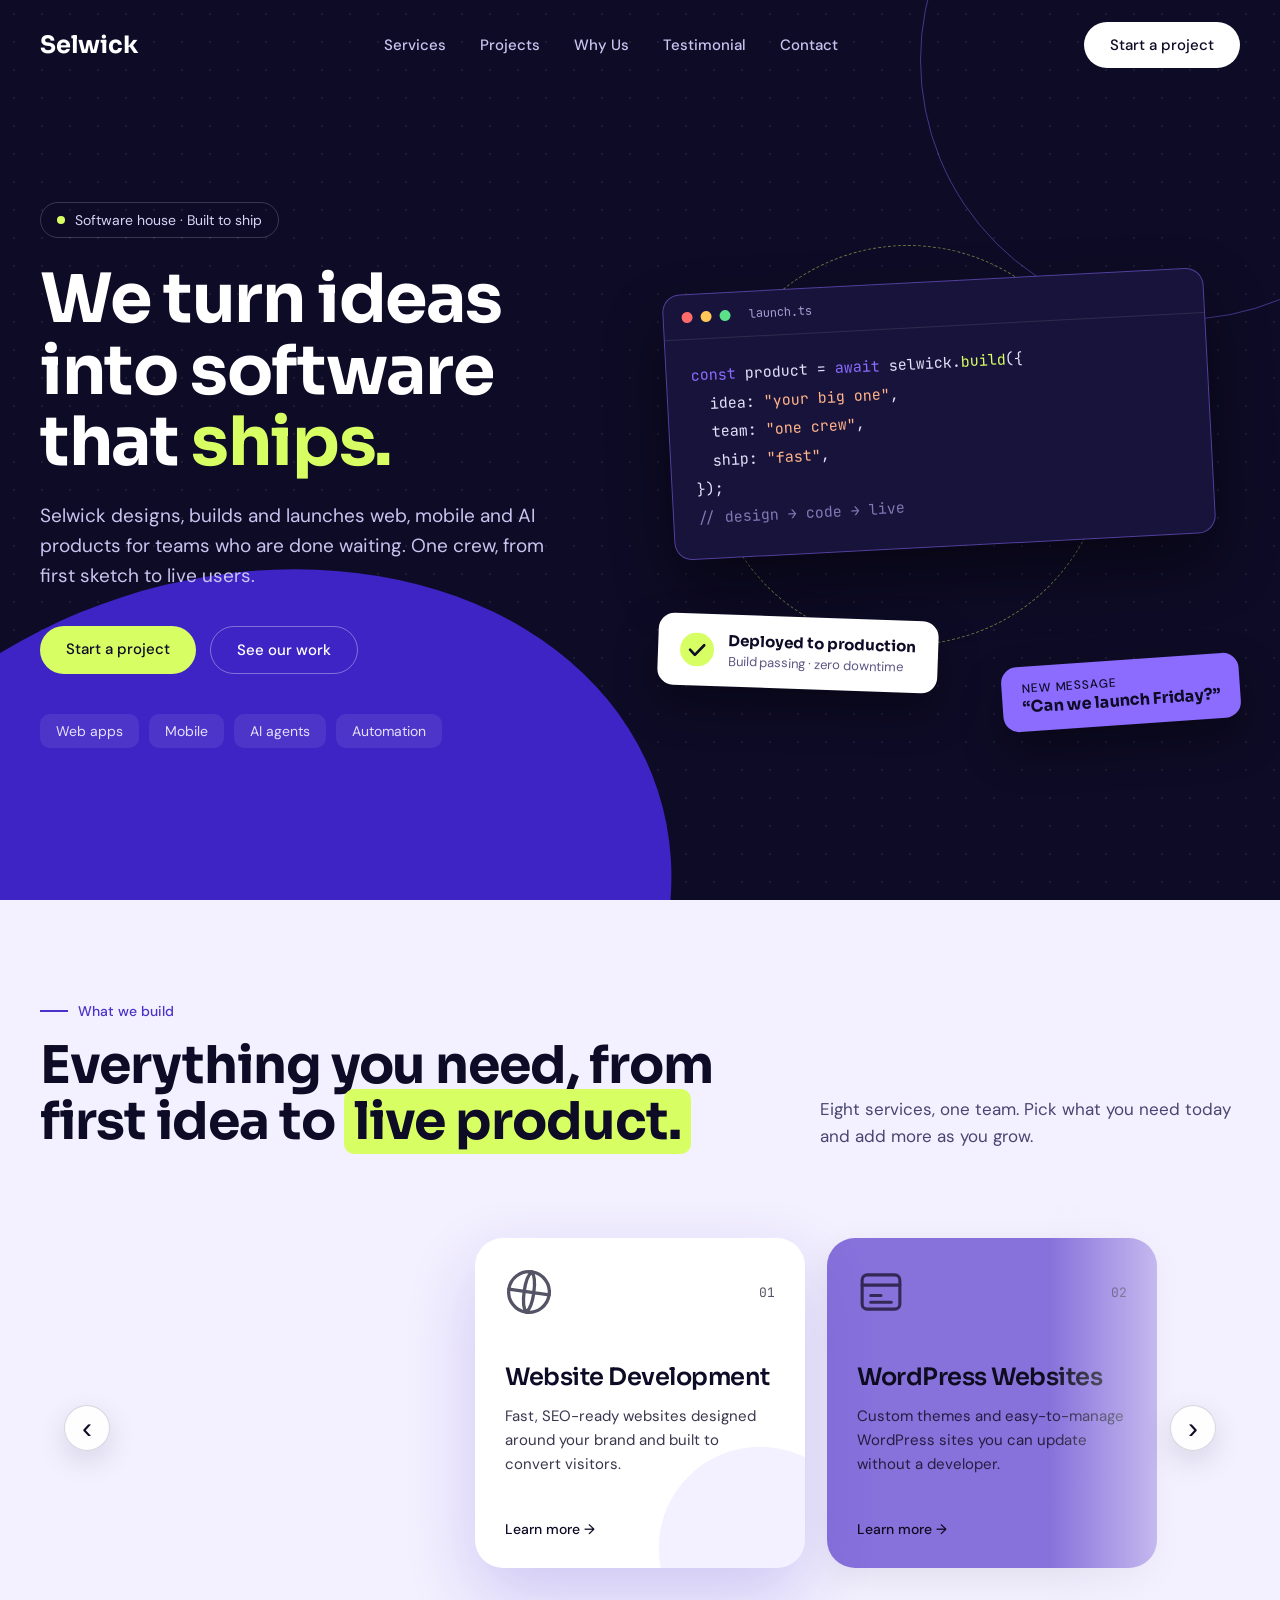
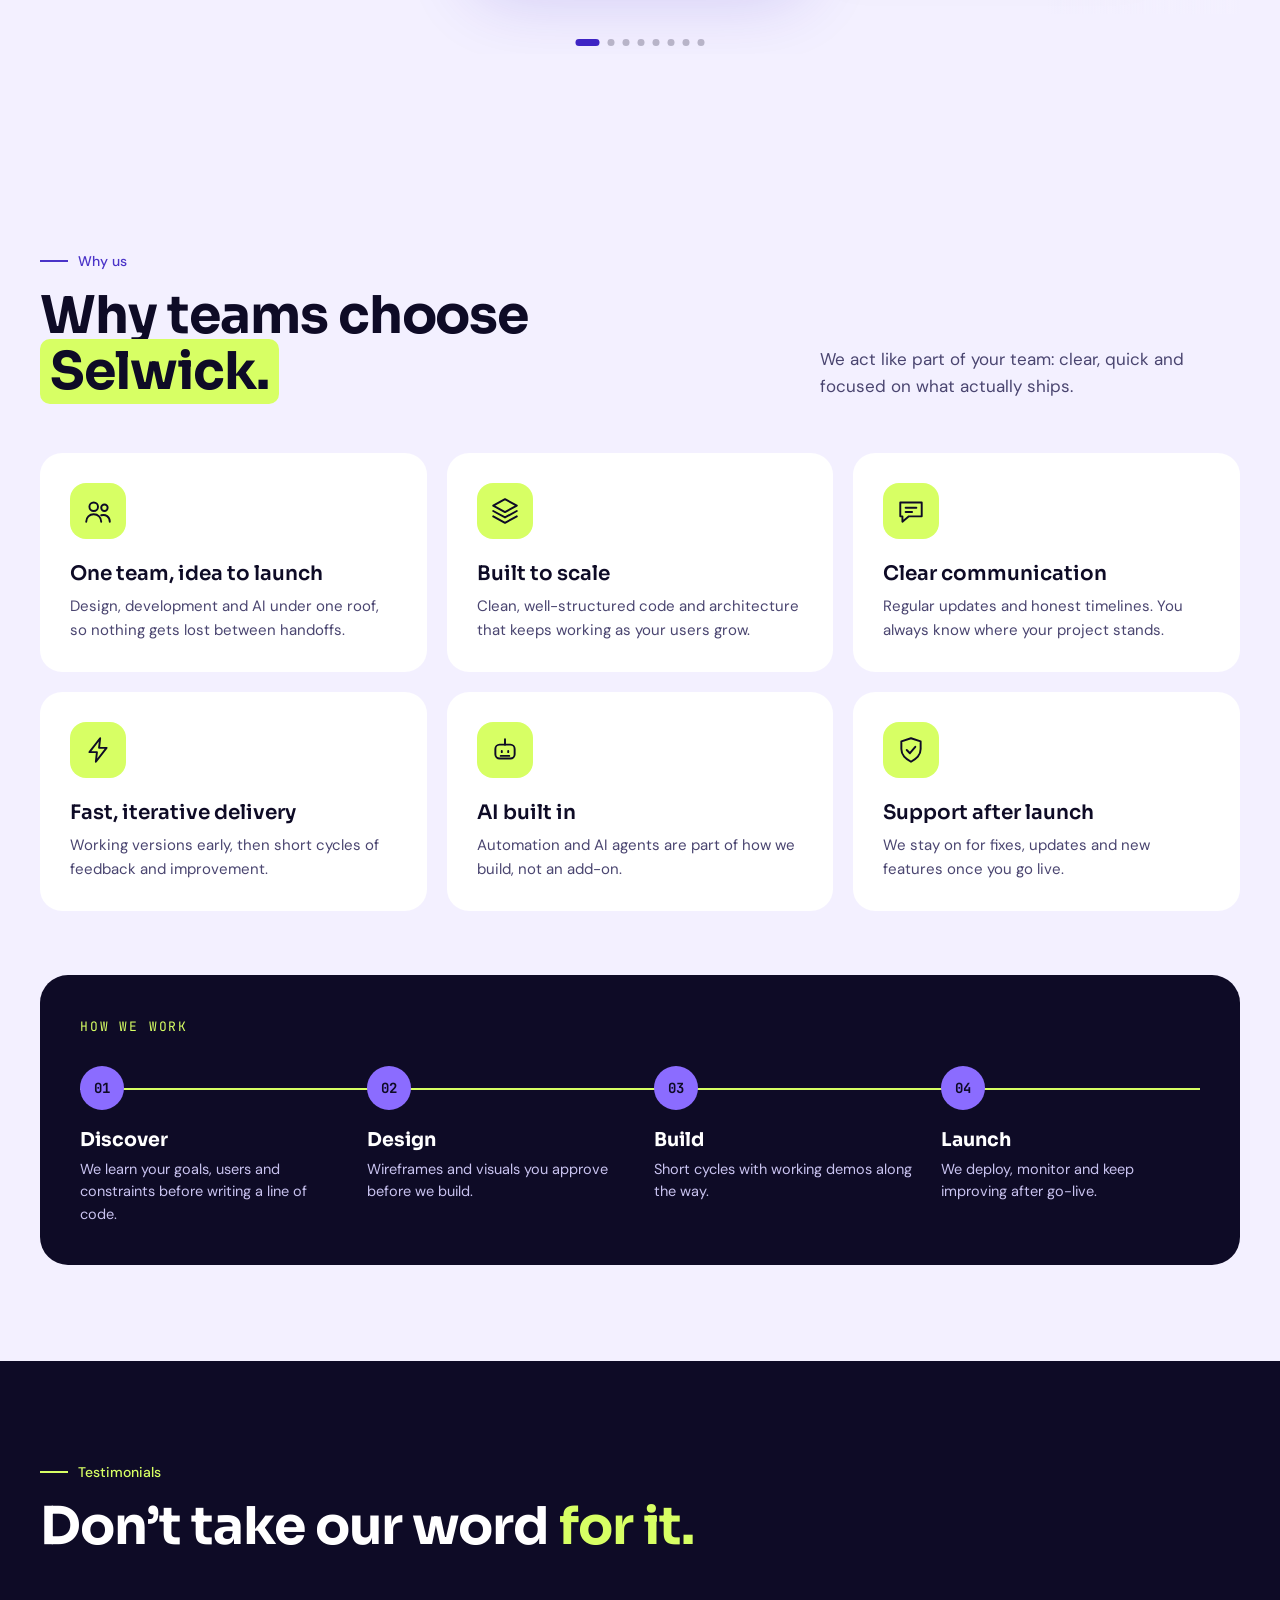
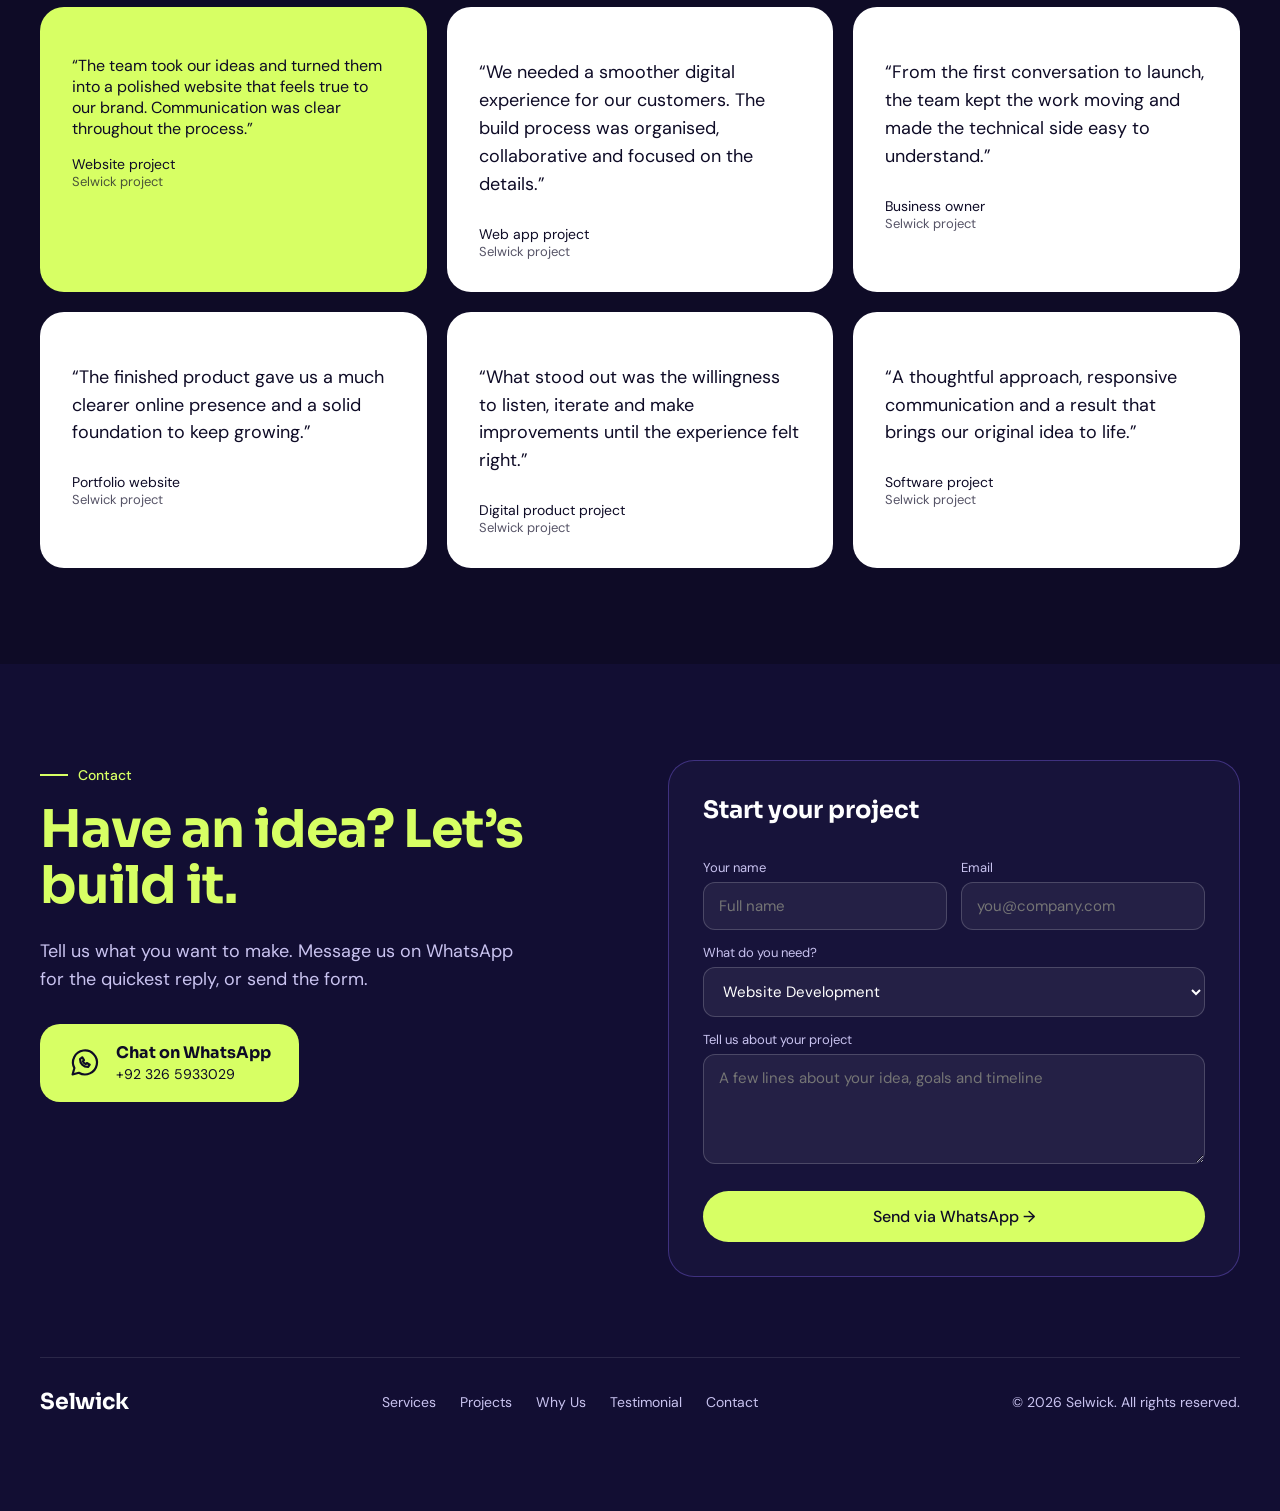
<file: index.html>
<!doctype html>
<html lang="en">
<head>
<meta charset="utf-8">
<meta name="viewport" content="width=device-width, initial-scale=1, viewport-fit=cover">
<title>Selwick – Software House</title>
<link rel="stylesheet" href="https://fonts.googleapis.com/css2?family=Sora:wght@500;600;700&family=DM+Sans:wght@400;500&family=JetBrains+Mono:wght@400;500&display=swap">
<link rel="stylesheet" href="style.css">
</head>
<body>
<div id="bar"></div>
<header id="hd"><div class="nav">
<a href="#top" class="brand">Selwick</a>
<nav class="m" id="nv"><a href="#services">Services</a><a href="projects.html">Projects</a><a href="#why-us">Why Us</a><a href="#testimonials">Testimonial</a><a href="#contact">Contact</a></nav>
<a href="#contact" class="btn b-w">Start a project</a>
<button class="burger" id="bg" aria-label="Menu">☰</button>
</div></header>

<main id="top">
<div class="hero"><div class="blob"></div><div class="ring"></div>
<div class="wrap hg">
<div>
<div class="pill rv"><span class="dot"></span>Software house · Built to ship</div>
<h1><span class="wd"><span style="--d:.1s">We turn ideas</span></span> <span class="wd"><span style="--d:.2s">into software</span></span> <span class="wd"><span style="--d:.3s">that <em>ships.</em></span></span></h1>
<p class="lead rv" style="--d:.45s">Selwick designs, builds and launches web, mobile and AI products for teams who are done waiting. One crew, from first sketch to live users.</p>
<div class="cta rv" style="--d:.6s"><a href="#contact" class="btn b-l">Start a project</a><a href="projects.html" class="btn b-o">See our work</a></div>
<div class="tags rv" style="--d:.75s"><span>Web apps</span><span>Mobile</span><span>AI agents</span><span>Automation</span></div>
</div>
<div class="vis rv r" style="--d:.3s">
<div class="orbit"></div>
<div class="code"><div class="tb"><i style="background:#FF6B6B"></i><i style="background:#FFC857"></i><i style="background:#5CE08A"></i><span style="margin-left:10px">launch.ts</span></div>
<pre><span class="v">const</span> product = <span class="v">await</span> selwick.<span class="l">build</span>({
  idea: <span class="o">"your big one"</span>,
  team: <span class="o">"one crew"</span>,
  ship: <span class="o">"fast"</span>,
});
<span class="g">// design → code → live</span></pre></div>
<div class="chip"><svg width="34" height="34" viewBox="0 0 34 34"><circle cx="17" cy="17" r="17" fill="#D7FF64"/><path d="M10 17.5l5 5 9-10" fill="none" stroke="#0E0B26" stroke-width="2.6" stroke-linecap="round" stroke-linejoin="round"/></svg><div><b>Deployed to production</b><small>Build passing · zero downtime</small></div></div>
<div class="msg"><small>NEW MESSAGE</small><b>“Can we launch Friday?”</b></div>
</div></div></div>

<section id="services" class="light"><div class="wrap">
<div class="sh"><div class="rv"><span class="eye">What we build</span><h2>Everything you need, from first idea to <mark>live product.</mark></h2></div><p class="rv" style="--d:.15s">Eight services, one team. Pick what you need today and add more as you grow.</p></div>
<div class="service-stage rv" id="serviceStage"><div class="service-track" id="sg"></div><button class="service-arrow prev" id="svcPrev" aria-label="Previous service">‹</button><button class="service-arrow next" id="svcNext" aria-label="Next service">›</button><div class="service-dots" id="svcDots"></div></div>
</div></section>



<section id="why-us" class="light"><div class="wrap">
<div class="sh"><div class="rv"><span class="eye">Why us</span><h2>Why teams choose <mark>Selwick.</mark></h2></div><p class="rv" style="--d:.15s">We act like part of your team: clear, quick and focused on what actually ships.</p></div>
<div class="wg" id="wg"></div>
<div class="how rv"><small>HOW WE WORK</small><div class="steps"><div class="line"><i></i></div>
<div class="st rv" style="--d:.2s"><b>01</b><h4>Discover</h4><p>We learn your goals, users and constraints before writing a line of code.</p></div>
<div class="st rv" style="--d:.5s"><b>02</b><h4>Design</h4><p>Wireframes and visuals you approve before we build.</p></div>
<div class="st rv" style="--d:.8s"><b>03</b><h4>Build</h4><p>Short cycles with working demos along the way.</p></div>
<div class="st rv" style="--d:1.1s"><b>04</b><h4>Launch</h4><p>We deploy, monitor and keep improving after go-live.</p></div>
</div></div>
</div></section>

<section id="testimonials" class="dark"><div class="wrap">
<div class="rv"><span class="eye">Testimonials</span><h2>Don’t take our word <em>for it.</em></h2></div>
<div class="tg"><div class="tc f rv l"><p>“The team took our ideas and turned them into a polished website that feels true to our brand. Communication was clear throughout the process.”</p><div class="who"><div>Website project<span>Selwick project</span></div></div></div><div class="tc rv" style="--d:0.15s"><p>“We needed a smoother digital experience for our customers. The build process was organised, collaborative and focused on the details.”</p><div class="who"><div>Web app project<span>Selwick project</span></div></div></div><div class="tc rv r" style="--d:0.3s"><p>“From the first conversation to launch, the team kept the work moving and made the technical side easy to understand.”</p><div class="who"><div>Business owner<span>Selwick project</span></div></div></div><div class="tc rv" style="--d:0.0s"><p>“The finished product gave us a much clearer online presence and a solid foundation to keep growing.”</p><div class="who"><div>Portfolio website<span>Selwick project</span></div></div></div><div class="tc rv" style="--d:0.15s"><p>“What stood out was the willingness to listen, iterate and make improvements until the experience felt right.”</p><div class="who"><div>Digital product project<span>Selwick project</span></div></div></div><div class="tc rv" style="--d:0.3s"><p>“A thoughtful approach, responsive communication and a result that brings our original idea to life.”</p><div class="who"><div>Software project<span>Selwick project</span></div></div></div></div></section>

<section id="contact" class="dark" style="background:#120E33"><div class="wrap">
<div class="cg">
<div class="rv l"><span class="eye">Contact</span><h2>Have an idea? <em>Let’s build it.</em></h2>
<p>Tell us what you want to make. Message us on WhatsApp for the quickest reply, or send the form.</p>
<a class="wa" href="https://wa.me/923265933029" target="_blank" rel="noopener"><svg viewBox="0 0 28 28"><path d="M4 24l1.6-5.6A10.5 10.5 0 1 1 9.5 22.5z"/><path d="M10.5 10.5c0 4 3 7 7 7l1.5-2-2.5-1.5-1 1c-1-.5-2-1.5-2.5-2.5l1-1L12.5 9z"/></svg><span><b>Chat on WhatsApp</b><small>+92 326 5933029</small></span></a></div>
<form id="cf" class="rv r" style="--d:.15s"><h3>Start your project</h3>
<div class="r2"><div><label for="n">Your name</label><input id="n" placeholder="Full name" required></div><div><label for="e">Email</label><input id="e" type="email" placeholder="you@company.com"></div></div>
<label for="s">What do you need?</label><select id="s"><option>Website Development</option><option>WordPress Websites</option><option>Web Apps</option><option>Desktop Apps</option><option>iOS &amp; Android Apps</option><option>AI Automation</option><option>AI Agents</option><option>UGC Ads</option></select>
<label for="m">Tell us about your project</label><textarea id="m" placeholder="A few lines about your idea, goals and timeline"></textarea>
<button type="submit">Send via WhatsApp →</button></form>
</div>
<footer><a href="#top" class="brand">Selwick</a><nav><a href="#services">Services</a><a href="projects.html">Projects</a><a href="#why-us">Why Us</a><a href="#testimonials">Testimonial</a><a href="#contact">Contact</a></nav><div>© 2026 Selwick. All rights reserved.</div></footer>
</div></section>
</main>

<script src="script.js"></script>
</body>
</html>
</file>
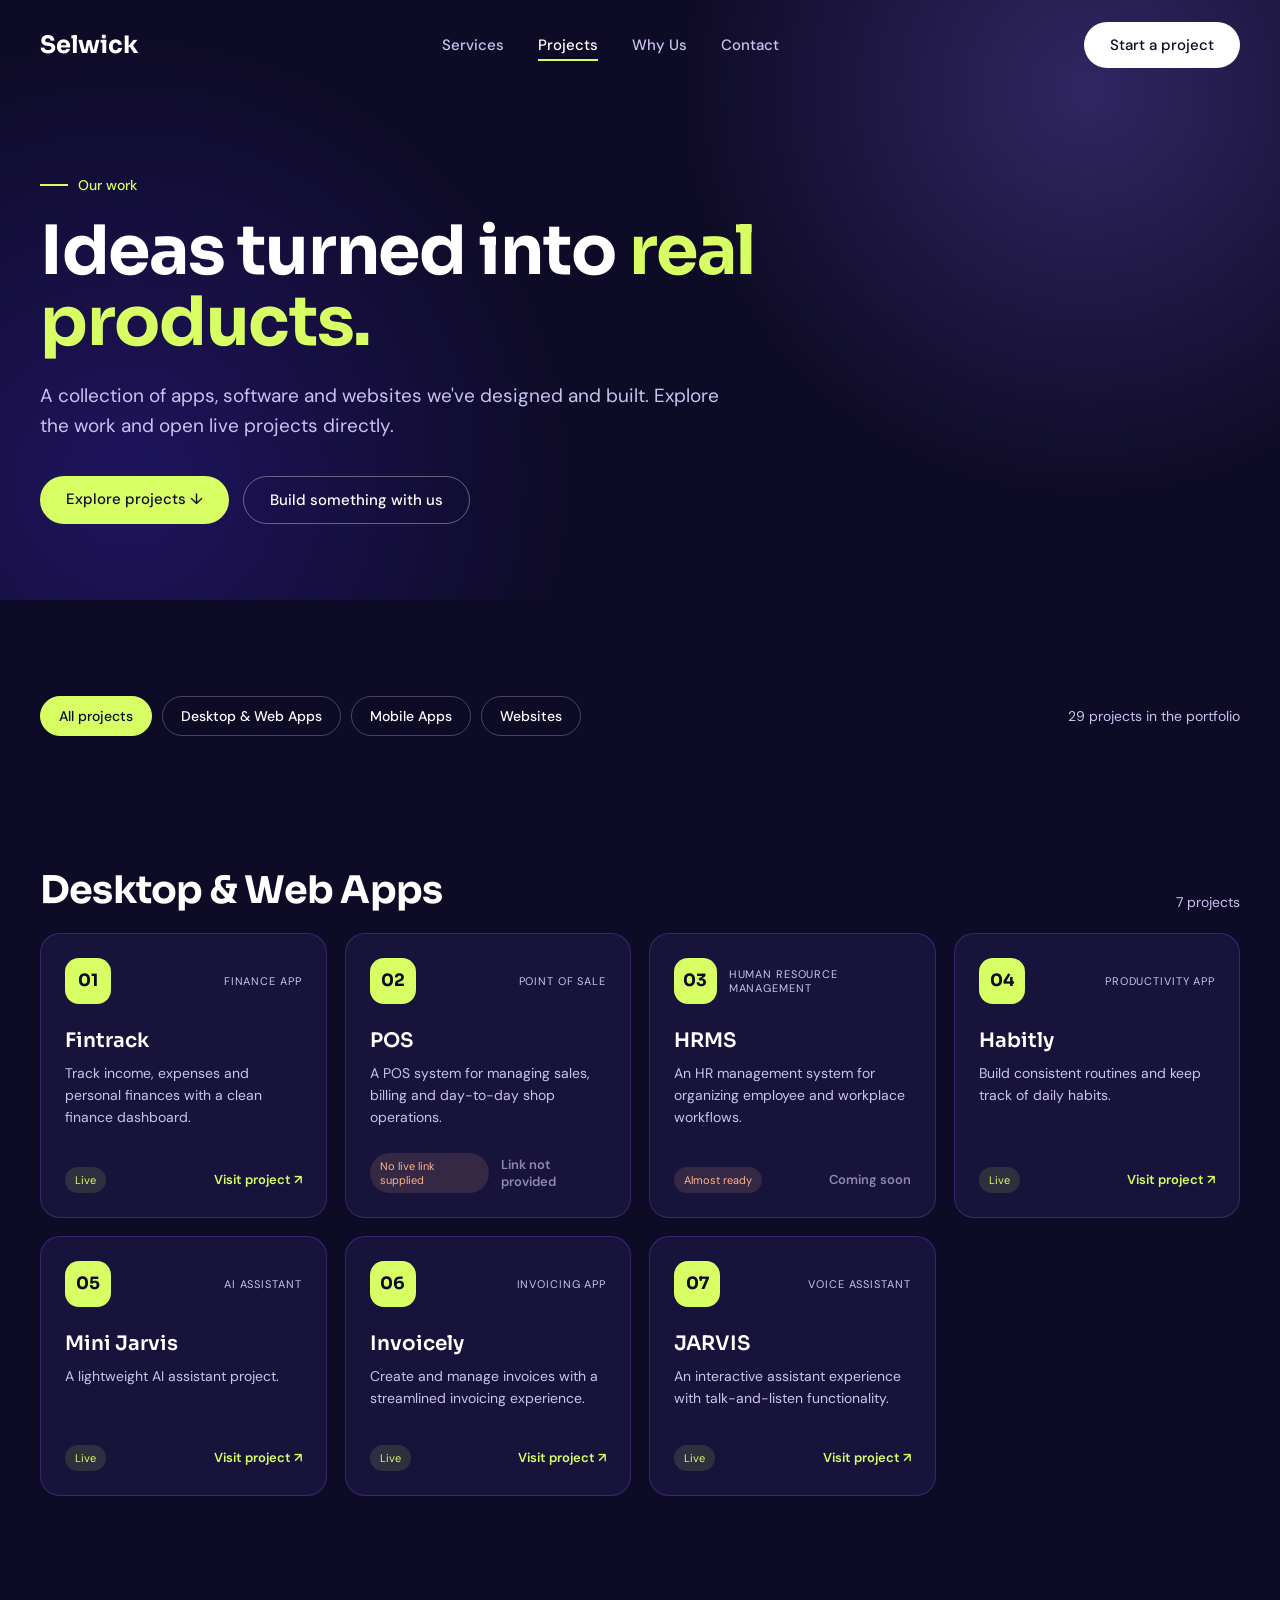
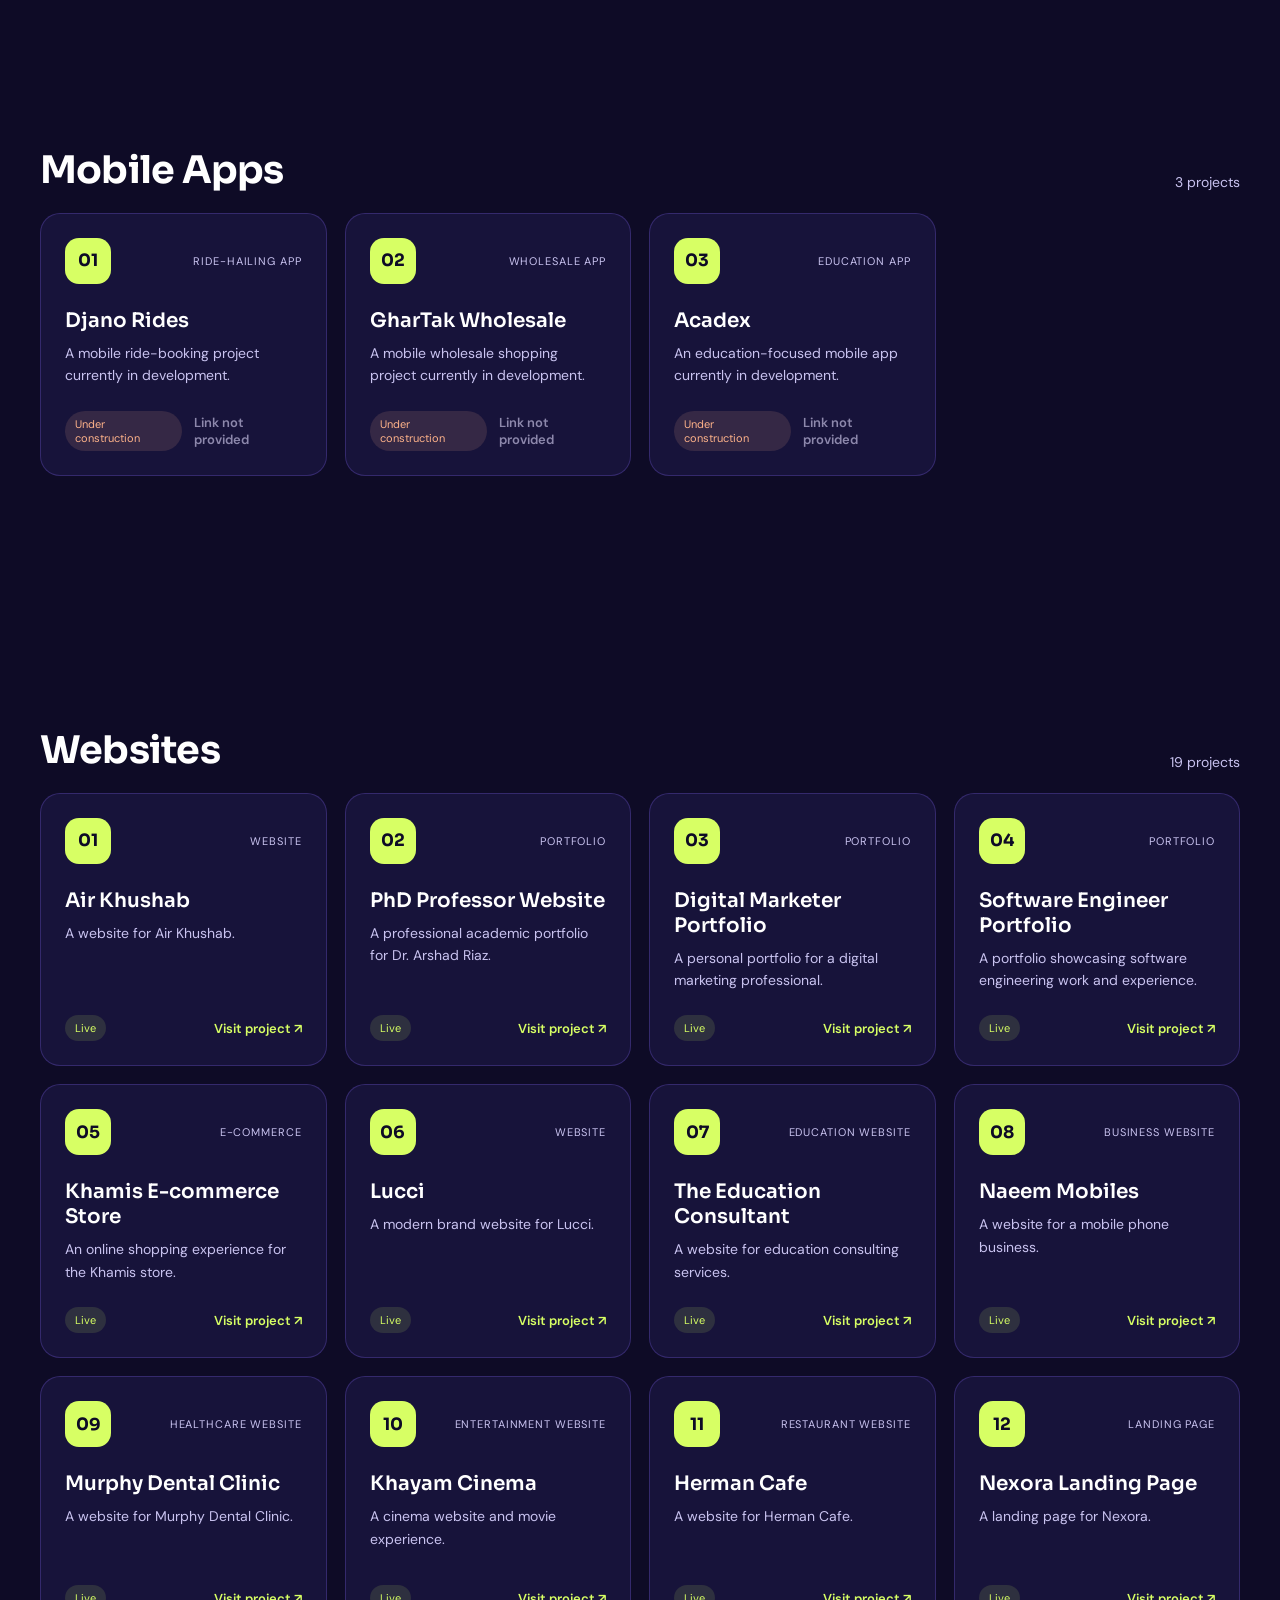
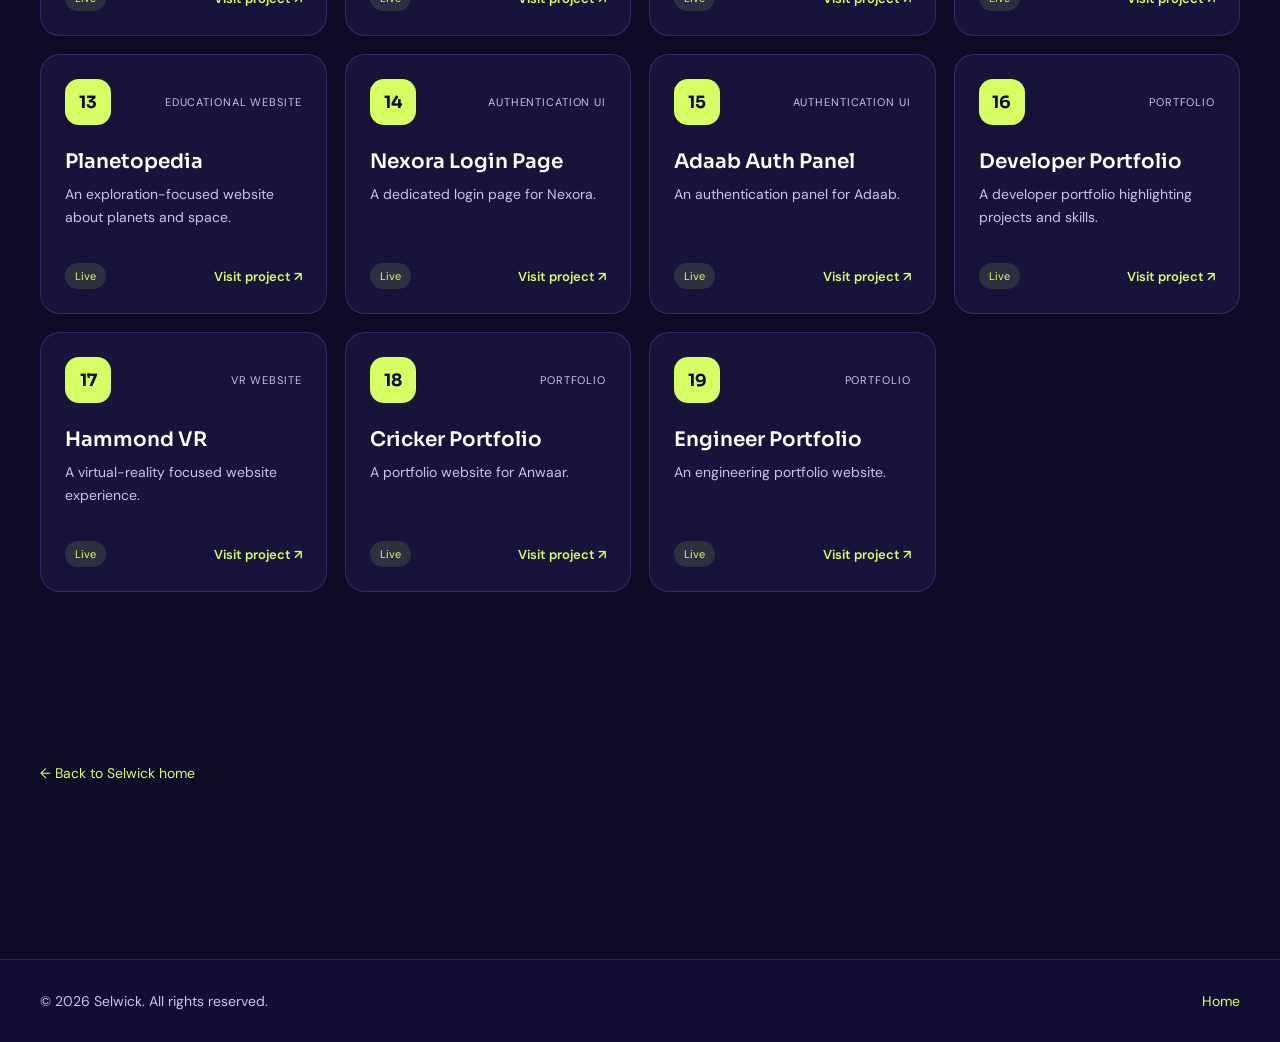
<file: projects.html>
<!doctype html>
<html lang="en">
<head>
<meta charset="utf-8">
<meta name="viewport" content="width=device-width, initial-scale=1, viewport-fit=cover">
<meta name="description" content="Explore Selwick's portfolio of web apps, desktop software, mobile apps and websites.">
<title>Our Projects – Selwick</title>
<link rel="stylesheet" href="https://fonts.googleapis.com/css2?family=Sora:wght@500;600;700&family=DM+Sans:wght@400;500&family=JetBrains+Mono:wght@400;500&display=swap">
<link rel="stylesheet" href="style.css">
</head>
<body>
<div id="bar"></div>
<header id="siteHeader"><div class="nav">
<a href="index.html#top" class="brand">Selwick</a>
<nav class="m project-nav"><a href="index.html#services">Services</a><a class="on" href="projects.html">Projects</a><a href="index.html#why-us">Why Us</a><a href="index.html#contact">Contact</a></nav>
<a href="index.html#contact" class="btn b-w">Start a project</a>
<button class="burger" id="menuToggle" aria-label="Menu">☰</button>
</div></header>
<main>
<section class="projects-hero"><div class="wrap">
<span class="eye" style="color:var(--lime)">Our work</span>
<h1>Ideas turned into <em>real products.</em></h1>
<p class="lead">A collection of apps, software and websites we've designed and built. Explore the work and open live projects directly.</p>
<div class="cta"><a href="#all-projects" class="btn b-l">Explore projects ↓</a><a href="index.html#contact" class="btn b-o">Build something with us</a></div>
</div></section>
<section class="project-page" id="all-projects"><div class="wrap">
<div class="project-toolbar"><div class="project-filters">
<button class="active" data-filter="all">All projects</button>
<button data-filter="apps">Desktop &amp; Web Apps</button>
<button data-filter="mobile">Mobile Apps</button>
<button data-filter="websites">Websites</button>
</div><div class="project-count"><span id="projectCount">29</span> projects in the portfolio</div></div>
<div id="projectGrid"></div>
<a class="back-home" href="index.html">← Back to Selwick home</a>
</div></section>
</main>
<footer style="background:#120E33;padding:32px 40px;color:#C9C3F0;text-align:center">© 2026 Selwick. All rights reserved. <a href="index.html" style="color:var(--lime)">Home</a></footer>
<script src="projects.js"></script>
</body></html>
</file>
<file: style.css>
:root{--ink:#0E0B26;--vio:#8B6CFF;--deep:#3E24C4;--lime:#D7FF64;--lt:#F3F0FF;--card:#fff;--txt:#0E0B26;--mut:#4A4570;--hd:'Sora',system-ui,sans-serif;--bd:'DM Sans',system-ui,sans-serif;--mn:'JetBrains Mono',monospace;box-sizing:border-box;padding-top:env(safe-area-inset-top,0px);padding-bottom:env(safe-area-inset-bottom,0px)}
@media (prefers-color-scheme:dark){:root:not([data-theme="light"]){--lt:#15112f;--card:#1d1842;--txt:#fff;--mut:#C9C3F0}}
:root[data-theme="dark"]{--lt:#15112f;--card:#1d1842;--txt:#fff;--mut:#C9C3F0}
*{box-sizing:border-box}html{scroll-behavior:smooth;scroll-padding-top:80px}
body{margin:0;background:var(--ink);font-family:var(--bd);color:#fff;overflow-x:hidden}
a{text-decoration:none;color:inherit}
.wrap{max-width:1280px;margin:0 auto;padding:0 40px}
#bar{position:fixed;top:0;left:0;height:3px;width:100%;background:var(--lime);transform-origin:0 50%;transform:scaleX(0);z-index:100}
/* nav */
header{position:fixed;top:0;left:0;right:0;z-index:50;padding-top:env(safe-area-inset-top,0px);transition:background .3s,backdrop-filter .3s,box-shadow .3s}
header.sc{background:rgba(14,11,38,.82);backdrop-filter:blur(14px);box-shadow:0 1px 0 rgba(255,255,255,.08)}
.nav{display:flex;align-items:center;justify-content:space-between;gap:20px;padding:22px 40px;max-width:1280px;margin:0 auto;transition:padding .3s}
header.sc .nav{padding:14px 40px}
.brand{font-family:var(--hd);font-weight:700;font-size:24px;letter-spacing:-.01em}
nav.m{display:flex;gap:34px;font-size:15px;font-weight:500}
nav.m a{color:#C9C3F0;position:relative;transition:color .2s}
nav.m a:hover,nav.m a.on{color:#fff}
nav.m a::after{content:"";position:absolute;left:0;bottom:-6px;height:2px;width:100%;background:var(--lime);transform:scaleX(0);transform-origin:left;transition:transform .3s}
nav.m a.on::after,nav.m a:hover::after{transform:scaleX(1)}
.btn{display:inline-block;padding:13px 26px;border-radius:999px;font-weight:500;font-size:15px;transition:transform .25s,box-shadow .25s,background .25s}
.btn:hover{transform:translateY(-3px)}
.b-w{background:#fff;color:var(--ink)}.b-l{background:var(--lime);color:var(--ink)}.b-o{border:1px solid rgba(255,255,255,.35)}
.b-l:hover{box-shadow:0 12px 30px rgba(215,255,100,.35)}
.burger{display:none;background:none;border:0;color:#fff;font-size:26px;cursor:pointer}
/* hero */
.hero{position:relative;overflow:hidden;min-height:100vh;display:flex;align-items:center;background-image:radial-gradient(rgba(255,255,255,.07) 1px,transparent 1px);background-size:28px 28px}
.blob{position:absolute;left:-220px;bottom:-380px;width:900px;height:700px;border-radius:50%;background:var(--deep);transform:translateY(calc(var(--sy,0)*-.15px)) rotate(-18deg)}
.ring{position:absolute;right:-160px;top:-200px;width:520px;height:520px;border-radius:50%;border:1px solid rgba(139,108,255,.45);transform:translateY(calc(var(--sy,0)*.25px))}
.hg{position:relative;display:flex;flex-wrap:wrap;align-items:center;gap:56px;padding-top:120px;padding-bottom:70px}
.hg>div{flex:1 1 460px}
.pill{display:inline-flex;align-items:center;gap:10px;padding:8px 16px;border-radius:999px;border:1px solid rgba(255,255,255,.18);font-size:14px;color:#D8D3F7}
.dot{width:8px;height:8px;border-radius:50%;background:var(--lime);animation:pulse 2s infinite}
@keyframes pulse{50%{box-shadow:0 0 0 8px rgba(215,255,100,0)}0%{box-shadow:0 0 0 0 rgba(215,255,100,.6)}}
h1{margin:26px 0 0;font-family:var(--hd);font-weight:700;font-size:clamp(40px,6vw,68px);line-height:1.05;letter-spacing:-.02em}
h1 em{font-style:normal;color:var(--lime)}
.lead{margin:22px 0 0;max-width:520px;font-size:19px;line-height:1.6;color:#C9C3F0}
.cta{margin-top:34px;display:flex;flex-wrap:wrap;gap:14px}
.tags{margin-top:40px;display:flex;flex-wrap:wrap;gap:10px}
.tags span{padding:8px 16px;border-radius:10px;background:rgba(255,255,255,.08);font-size:14px;color:#E4E0FA}
.vis{position:relative;height:500px;max-width:580px;transform:translateY(calc(var(--sy,0)*-.06px))}
.orbit{position:absolute;left:40px;top:20px;width:400px;height:400px;border-radius:50%;border:1px dashed rgba(215,255,100,.45);animation:spin 40s linear infinite}
@keyframes spin{to{transform:rotate(360deg)}}
.code{position:absolute;left:0;top:56px;right:30px;border-radius:18px;background:#17133A;border:1px solid rgba(139,108,255,.5);box-shadow:0 30px 60px rgba(0,0,0,.45);transform:rotate(-3deg);animation:fl 6s ease-in-out infinite}
@keyframes fl{50%{transform:rotate(-3deg) translateY(-12px)}}
.code .tb{display:flex;align-items:center;gap:8px;padding:14px 18px;border-bottom:1px solid rgba(255,255,255,.1);font-family:var(--mn);font-size:12px;color:#A59FD6}
.code .tb i{width:11px;height:11px;border-radius:50%}
.code pre{margin:0;padding:22px 24px 26px;font-family:var(--mn);font-size:15px;line-height:1.9;color:#E4E0FA}
.v{color:var(--vio)}.l{color:var(--lime)}.o{color:#FFB38A}.g{color:#7F78B5}
.chip{position:absolute;left:-10px;bottom:36px;display:flex;align-items:center;gap:14px;padding:16px 22px;border-radius:16px;background:#fff;color:var(--ink);box-shadow:0 20px 40px rgba(0,0,0,.35);transform:rotate(2deg);animation:fl2 5s ease-in-out infinite}
@keyframes fl2{50%{transform:rotate(2deg) translateY(10px)}}
.chip b{display:block;font-family:var(--hd);font-size:15px}.chip small{font-size:13px;color:#5B5683}
.msg{position:absolute;right:0;bottom:0;padding:14px 20px;border-radius:16px;background:var(--vio);color:var(--ink);box-shadow:0 20px 40px rgba(0,0,0,.35);transform:rotate(-4deg);animation:fl 7s ease-in-out infinite}
.msg small{display:block;font-size:12px;font-weight:500;letter-spacing:.08em}.msg b{font-family:var(--hd);font-size:16px}
/* sections */
section{padding:96px 0;position:relative;overflow:hidden}
.light{background:var(--lt);color:var(--txt)}
.dark{background:var(--ink);color:#fff}
.eye{display:inline-flex;align-items:center;gap:10px;font-size:14px;font-weight:500;color:#4A33C8}
.dark .eye{color:var(--lime)}
@media (prefers-color-scheme:dark){:root:not([data-theme="light"]) .light .eye{color:var(--lime)}}
.eye::before{content:"";width:28px;height:2px;background:currentColor}
h2{margin:18px 0 0;font-family:var(--hd);font-weight:700;font-size:clamp(32px,4.4vw,52px);line-height:1.08;letter-spacing:-.02em}
h2 mark{background:var(--lime);color:var(--ink);padding:0 10px;border-radius:10px}
.dark h2 em{font-style:normal;color:var(--lime)}
.sh{display:flex;flex-wrap:wrap;align-items:flex-end;justify-content:space-between;gap:24px 56px}
.sh>div{flex:1 1 520px}.sh p{flex:1 1 320px;max-width:420px;margin:0;font-size:17px;line-height:1.6;color:var(--mut)}
.dark .sh p{color:#C9C3F0}
.service-stage{margin-top:52px;position:relative;padding:18px 0 58px;overflow:hidden}
.service-stage::before,.service-stage::after{content:"";position:absolute;top:0;bottom:40px;width:16%;z-index:4;pointer-events:none}
.service-stage::before{left:0;background:linear-gradient(90deg,var(--lt),transparent)}
.service-stage::after{right:0;background:linear-gradient(270deg,var(--lt),transparent)}
.service-track{display:flex;align-items:stretch;gap:22px;width:max-content;transform:translateX(0);transition:transform .75s cubic-bezier(.22,.75,.18,1);padding:18px 0 28px;will-change:transform}
.sv{width:330px;min-width:330px;height:330px;padding:30px;border-radius:28px;display:flex;flex-direction:column;background:var(--card);color:var(--txt);position:relative;overflow:hidden;opacity:.48;transform:scale(.86) rotateY(8deg);filter:saturate(.72);transition:transform .75s cubic-bezier(.22,.75,.18,1),opacity .75s,filter .75s,box-shadow .75s;box-shadow:0 10px 35px rgba(14,11,38,.08);transform-origin:center}
.sv::after{content:"";position:absolute;inset:auto -30px -55px auto;width:150px;height:150px;border-radius:50%;background:rgba(139,108,255,.10);transition:transform .7s}
.sv.active{opacity:1;transform:scale(1) rotateY(0);filter:saturate(1);box-shadow:0 28px 70px rgba(62,36,196,.20);z-index:3}
.sv.active::after{transform:scale(1.35)}
.sv.p{background:var(--vio);color:var(--ink)}.sv.d{background:#0E0B26;color:#fff}.sv.y{background:var(--lime);color:var(--ink)}
.sv .t{display:flex;justify-content:space-between;align-items:center;font-family:var(--mn);font-size:13px;opacity:.7}
.sv svg{width:48px;height:48px;fill:none;stroke:currentColor;stroke-width:1.8;stroke-linecap:round;stroke-linejoin:round;transition:transform .6s}
.sv.active svg{transform:rotate(8deg) scale(1.08)}
.sv h3{margin:46px 0 12px;font-family:var(--hd);font-weight:600;font-size:24px;letter-spacing:-.02em}
.sv p{margin:0;font-size:15px;line-height:1.6;opacity:.82;max-width:280px}
.sv a{margin-top:auto;padding-top:22px;font-weight:500;font-size:14px;position:relative;z-index:2}
.service-arrow{position:absolute;top:50%;transform:translateY(-50%);width:46px;height:46px;border-radius:50%;border:1px solid rgba(14,11,38,.16);background:rgba(255,255,255,.88);backdrop-filter:blur(12px);color:var(--ink);font-size:30px;line-height:1;cursor:pointer;z-index:6;box-shadow:0 10px 30px rgba(14,11,38,.12);transition:transform .25s,background .25s}
.service-arrow:hover{transform:translateY(-50%) scale(1.08);background:#fff}
.service-arrow.prev{left:24px}.service-arrow.next{right:24px}
.service-dots{position:absolute;bottom:8px;left:50%;transform:translateX(-50%);display:flex;gap:8px;z-index:6}
.service-dots button{width:7px;height:7px;border:0;border-radius:99px;padding:0;background:rgba(14,11,38,.25);cursor:pointer;transition:width .3s,background .3s}
.service-dots button.on{width:24px;background:var(--deep)}
/* projects */
.fl{margin-top:36px;display:flex;flex-wrap:wrap;gap:10px}
.fl button{font:500 14px var(--bd);padding:10px 20px;border-radius:999px;border:1px solid rgba(255,255,255,.25);background:none;color:#fff;cursor:pointer;transition:.25s}
.fl button.on,.fl button:hover{background:var(--lime);color:var(--ink);border-color:var(--lime)}
.pg{margin-top:36px;display:grid;grid-template-columns:repeat(auto-fill,minmax(290px,1fr));gap:22px}
.pc{border-radius:20px;overflow:hidden;background:#17133A;border:1px solid rgba(139,108,255,.25);transition:transform .35s,border-color .35s,opacity .4s}
.pc:hover{transform:translateY(-8px);border-color:var(--vio)}
.pc.hide{display:none}
.th{height:170px;display:grid;place-items:center;background:var(--c);position:relative;overflow:hidden}
.th svg{width:62%;transition:transform .5s}.pc:hover .th svg{transform:scale(1.1)}
.pc div.bd{padding:22px}
.pc small{display:inline-block;padding:4px 12px;border-radius:999px;background:rgba(215,255,100,.14);color:var(--lime);font-size:12px;font-weight:500}
.pc h3{margin:14px 0 8px;font-family:var(--hd);font-size:20px;font-weight:600}
.pc p{margin:0;font-size:14.5px;line-height:1.55;color:#C9C3F0}
.pc a{display:inline-block;margin-top:16px;color:var(--lime);font-weight:500;font-size:14px}
/* why */
.wg{margin-top:52px;display:grid;grid-template-columns:repeat(auto-fit,minmax(300px,1fr));gap:20px}
.wc{padding:30px;border-radius:22px;background:var(--card);color:var(--txt);transition:transform .35s}
.wc:hover{transform:translateY(-6px)}
.ic{width:56px;height:56px;border-radius:16px;background:var(--lime);display:grid;place-items:center;color:var(--ink)}
.ic svg{width:30px;height:30px;fill:none;stroke:currentColor;stroke-width:1.8;stroke-linecap:round;stroke-linejoin:round}
.wc h3{margin:22px 0 8px;font-family:var(--hd);font-size:20px;font-weight:600}.wc p{margin:0;line-height:1.6;color:var(--mut);font-size:15px}
.how{margin-top:64px;padding:40px;border-radius:28px;background:var(--ink);color:#fff;position:relative}
.how>small{font-family:var(--mn);letter-spacing:.14em;color:var(--lime);font-size:13px}
.steps{margin-top:30px;display:grid;grid-template-columns:repeat(auto-fit,minmax(200px,1fr));gap:28px;position:relative}
.line{position:absolute;top:22px;left:0;height:2px;width:100%;background:rgba(255,255,255,.12)}
.line i{display:block;height:100%;width:100%;background:var(--lime);transform:scaleX(0);transform-origin:left;transition:transform 1.8s cubic-bezier(.2,.7,.2,1)}
.how.in .line i{transform:scaleX(1)}
.st{position:relative}.st b{display:grid;place-items:center;width:44px;height:44px;border-radius:50%;background:var(--vio);color:var(--ink);font-family:var(--mn);font-size:14px}
.st h4{margin:18px 0 6px;font-family:var(--hd);font-size:19px}.st p{margin:0;font-size:14.5px;line-height:1.55;color:#C9C3F0}
/* testimonials */
.tg{margin-top:52px;display:grid;grid-template-columns:repeat(3,minmax(0,1fr));gap:20px}
.tc{padding:32px;border-radius:24px;background:var(--card);color:var(--txt);transition:transform .35s}.tc:hover{transform:translateY(-6px)}
.tc.f{background:var(--lime);color:var(--ink)}
.tc svg{width:40px;fill:currentColor;opacity:.9}.tc:not(.f).tc p{margin:20px 0 26px;font-size:18px;line-height:1.55}
.who{display:flex;align-items:center;gap:12px;font-size:14px}.who i{width:42px;height:42px;border-radius:50%;background:var(--vio)}.who span{display:block;opacity:.7;font-size:13px}
@media(max-width:1100px){.tg{grid-template-columns:repeat(2,minmax(0,1fr))}}
/* contact */
.cg{display:grid;grid-template-columns:1fr 1fr;gap:56px;align-items:start}
.cg>div>p{margin:22px 0 0;font-size:18px;line-height:1.6;color:#C9C3F0;max-width:480px}
.wa{margin-top:30px;display:inline-flex;align-items:center;gap:16px;padding:18px 28px;border-radius:20px;background:var(--lime);color:var(--ink);transition:transform .25s,box-shadow .25s}
.wa:hover{transform:translateY(-4px);box-shadow:0 16px 36px rgba(215,255,100,.3)}
.wa svg{width:32px;height:32px;fill:none;stroke:currentColor;stroke-width:1.9;stroke-linecap:round;stroke-linejoin:round}
.wa b{display:block;font-family:var(--hd)}.wa small{font-size:14px}
form{padding:34px;border-radius:26px;background:#17133A;border:1px solid rgba(139,108,255,.35)}
form h3{margin:0 0 20px;font-family:var(--hd);font-size:24px}
.r2{display:grid;grid-template-columns:1fr 1fr;gap:14px}
label{display:block;margin:14px 0 6px;font-size:13px;color:#C9C3F0}
input,select,textarea{width:100%;padding:13px 15px;border-radius:12px;border:1px solid rgba(255,255,255,.18);background:rgba(255,255,255,.06);color:#fff;font:15px var(--bd);outline:none;transition:border-color .2s}
input:focus,select:focus,textarea:focus{border-color:var(--lime)}
select option{color:#0E0B26}textarea{min-height:110px;resize:vertical}
form button{margin-top:22px;width:100%;padding:15px;border:0;border-radius:999px;background:var(--lime);color:var(--ink);font:500 16px var(--bd);cursor:pointer;transition:transform .25s}
form button:hover{transform:translateY(-3px)}
footer{border-top:1px solid rgba(255,255,255,.1);margin-top:80px;padding-top:30px;display:flex;flex-wrap:wrap;gap:20px 40px;align-items:center;justify-content:space-between;color:#C9C3F0;font-size:14px}
footer .brand{color:#fff;font-size:22px}footer nav{display:flex;flex-wrap:wrap;gap:24px}footer a:hover{color:#fff}
/* scroll animations */
.rv{opacity:0;transform:translateY(46px);transition:opacity .9s cubic-bezier(.2,.7,.2,1),transform .9s cubic-bezier(.2,.7,.2,1);transition-delay:var(--d,0s)}
.rv.l{transform:translateX(-60px)}.rv.r{transform:translateX(60px)}.rv.s{transform:scale(.85)}
.rv.in{opacity:1;transform:none}
.wd{display:inline-block;overflow:hidden;vertical-align:top}.wd>span{display:inline-block;transform:translateY(110%);transition:transform .9s cubic-bezier(.2,.7,.2,1);transition-delay:var(--d,0s)}
.in .wd>span,.wd.in>span{transform:none}
@media (max-width:900px){
.service-stage{margin-left:-22px;margin-right:-22px;padding-left:22px;padding-right:22px}
.service-track{gap:14px}
.sv{width:min(78vw,330px);min-width:min(78vw,330px);height:315px}
.service-arrow{width:40px;height:40px;font-size:25px}.service-arrow.prev{left:12px}.service-arrow.next{right:12px}
.wrap,.nav,header.sc .nav{padding-left:22px;padding-right:22px}
nav.m,.nav>.btn{display:none}.burger{display:block}
header.open nav.m{display:flex;flex-direction:column;position:absolute;top:100%;left:0;right:0;padding:20px 22px 26px;background:rgba(14,11,38,.97);gap:18px}
.cg,.tg{grid-template-columns:1fr}.vis{height:440px}.how{padding:28px}section{padding:72px 0}
}
@media (prefers-reduced-motion:reduce){*{animation:none!important;transition:none!important}.rv{opacity:1;transform:none}.wd>span{transform:none}}

/* dedicated projects page */
.all-projects-link{margin-top:34px;display:flex;justify-content:center}
.projects-hero{padding:170px 0 76px;background:radial-gradient(circle at 85% 15%,rgba(139,108,255,.28),transparent 34%),radial-gradient(circle at 10% 80%,rgba(62,36,196,.35),transparent 36%),var(--ink)}
.projects-hero h1{max-width:850px;margin-top:22px}
.projects-hero .lead{max-width:690px}
.project-page{background:var(--ink);min-height:70vh}
.project-toolbar{display:flex;justify-content:space-between;align-items:center;gap:22px;flex-wrap:wrap;margin-bottom:38px}
.project-filters{display:flex;flex-wrap:wrap;gap:10px}
.project-filters button{font:500 14px var(--bd);padding:10px 18px;border-radius:999px;border:1px solid rgba(255,255,255,.24);background:transparent;color:#fff;cursor:pointer;transition:.2s}
.project-filters button:hover,.project-filters button.active{background:var(--lime);border-color:var(--lime);color:var(--ink)}
.project-count{font-size:14px;color:#C9C3F0}
.project-group{margin:0 0 62px}
.project-group-head{display:flex;align-items:end;justify-content:space-between;gap:20px;margin-bottom:22px}
.project-group-head h2{font-size:clamp(27px,3vw,38px);margin:0}
.project-group-head p{color:#C9C3F0;margin:0;font-size:14px}
.project-grid{display:grid;grid-template-columns:repeat(auto-fill,minmax(270px,1fr));gap:18px}
.project-card{position:relative;display:flex;flex-direction:column;min-height:260px;padding:24px;border-radius:20px;background:#17133A;border:1px solid rgba(139,108,255,.25);transition:transform .3s,border-color .3s,background .3s}
.project-card:hover{transform:translateY(-6px);border-color:var(--vio);background:#1c1744}
.project-card[hidden],.project-group[hidden]{display:none}
.project-card-top{display:flex;align-items:center;justify-content:space-between;gap:12px}
.project-symbol{width:46px;height:46px;border-radius:14px;display:grid;place-items:center;background:var(--lime);color:var(--ink);font:700 17px var(--hd)}
.project-type{font-size:11px;letter-spacing:.08em;text-transform:uppercase;color:#C9C3F0}
.project-card h3{font:600 20px var(--hd);margin:24px 0 9px}
.project-card p{margin:0;color:#C9C3F0;font-size:14px;line-height:1.6}
.project-card-bottom{display:flex;align-items:center;justify-content:space-between;gap:12px;margin-top:auto;padding-top:24px}
.project-status{font-size:11px;padding:6px 10px;border-radius:99px;background:rgba(215,255,100,.12);color:var(--lime)}
.project-status.pending{background:rgba(255,179,138,.13);color:#FFB38A}
.project-open{font-size:13px;font-weight:600;color:var(--lime)}
.project-open.disabled{color:#8D88AC;cursor:default}
.back-home{margin-top:14px;display:inline-block;color:var(--lime);font-size:14px}
@media(max-width:700px){.projects-hero{padding:140px 0 58px}.project-group-head{align-items:start;flex-direction:column}.project-grid{grid-template-columns:1fr}.project-card{min-height:230px}}

/* Keep page content visible if scripts are blocked or fail to load. */
html:not(.js-ready) .rv{opacity:1;transform:none}
</file>
